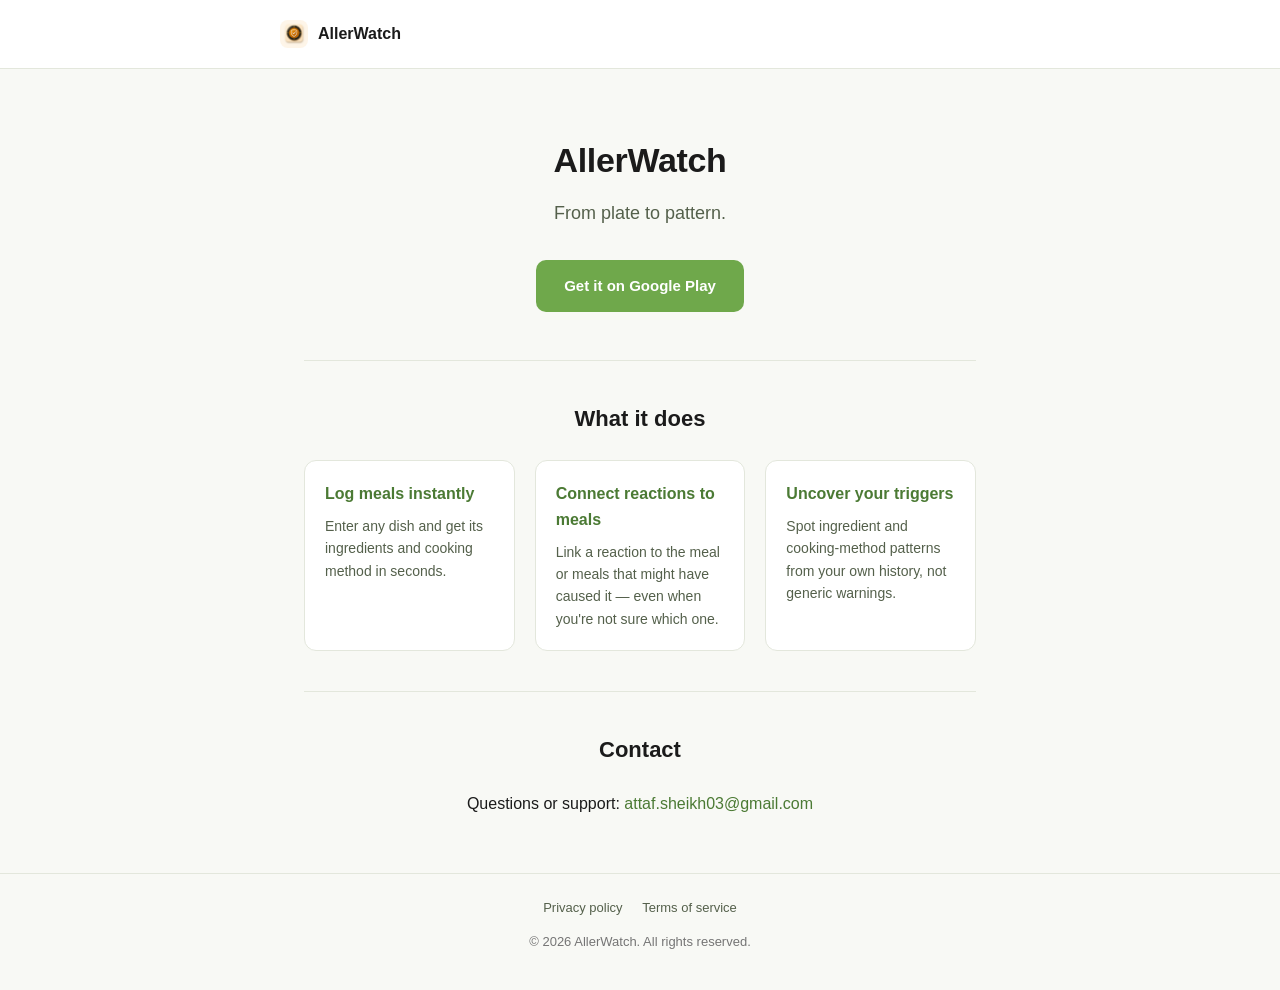
<file: index.html>
<!DOCTYPE html>
<html lang="en">
<head>
<meta charset="UTF-8">
<meta name="viewport" content="width=device-width, initial-scale=1">
<title>AllerWatch — From plate to pattern</title>
<meta name="description" content="Log meals instantly, connect them with reactions, and uncover possible triggers from your own history.">
<link rel="stylesheet" href="styles.css">
</head>
<body>

<header>
  <div class="header-inner">
    <img class="logo-mark" src="assets/logo.png" alt="AllerWatch logo">
    <span class="brand-name">AllerWatch</span>
  </div>
</header>

<main>
  <section class="hero" style="border-top: none;">
    <h1>AllerWatch</h1>
    <p class="tagline">From plate to pattern.</p>
    <a class="cta-button" href="https://play.google.com/store/apps/details?id=com.allerwatch.app">Get it on Google Play</a>
  </section>

  <section>
    <h2>What it does</h2>
    <div class="features">
      <div class="feature-card">
        <h3>Log meals instantly</h3>
        <p>Enter any dish and get its ingredients and cooking method in seconds.</p>
      </div>
      <div class="feature-card">
        <h3>Connect reactions to meals</h3>
        <p>Link a reaction to the meal or meals that might have caused it — even when you're not sure which one.</p>
      </div>
      <div class="feature-card">
        <h3>Uncover your triggers</h3>
        <p>Spot ingredient and cooking-method patterns from your own history, not generic warnings.</p>
      </div>
    </div>
  </section>

  <section class="contact">
    <h2>Contact</h2>
    <p>Questions or support: <a href="mailto:attaf.sheikh03@gmail.com">attaf.sheikh03@gmail.com</a></p>
  </section>
</main>

<footer>
  <div class="footer-inner">
    <div class="footer-links">
      <a href="privacy.html">Privacy policy</a>
      <a href="terms.html">Terms of service</a>
    </div>
    <p>&copy; 2026 AllerWatch. All rights reserved.</p>
  </div>
</footer>

</body>
</html>
</file>
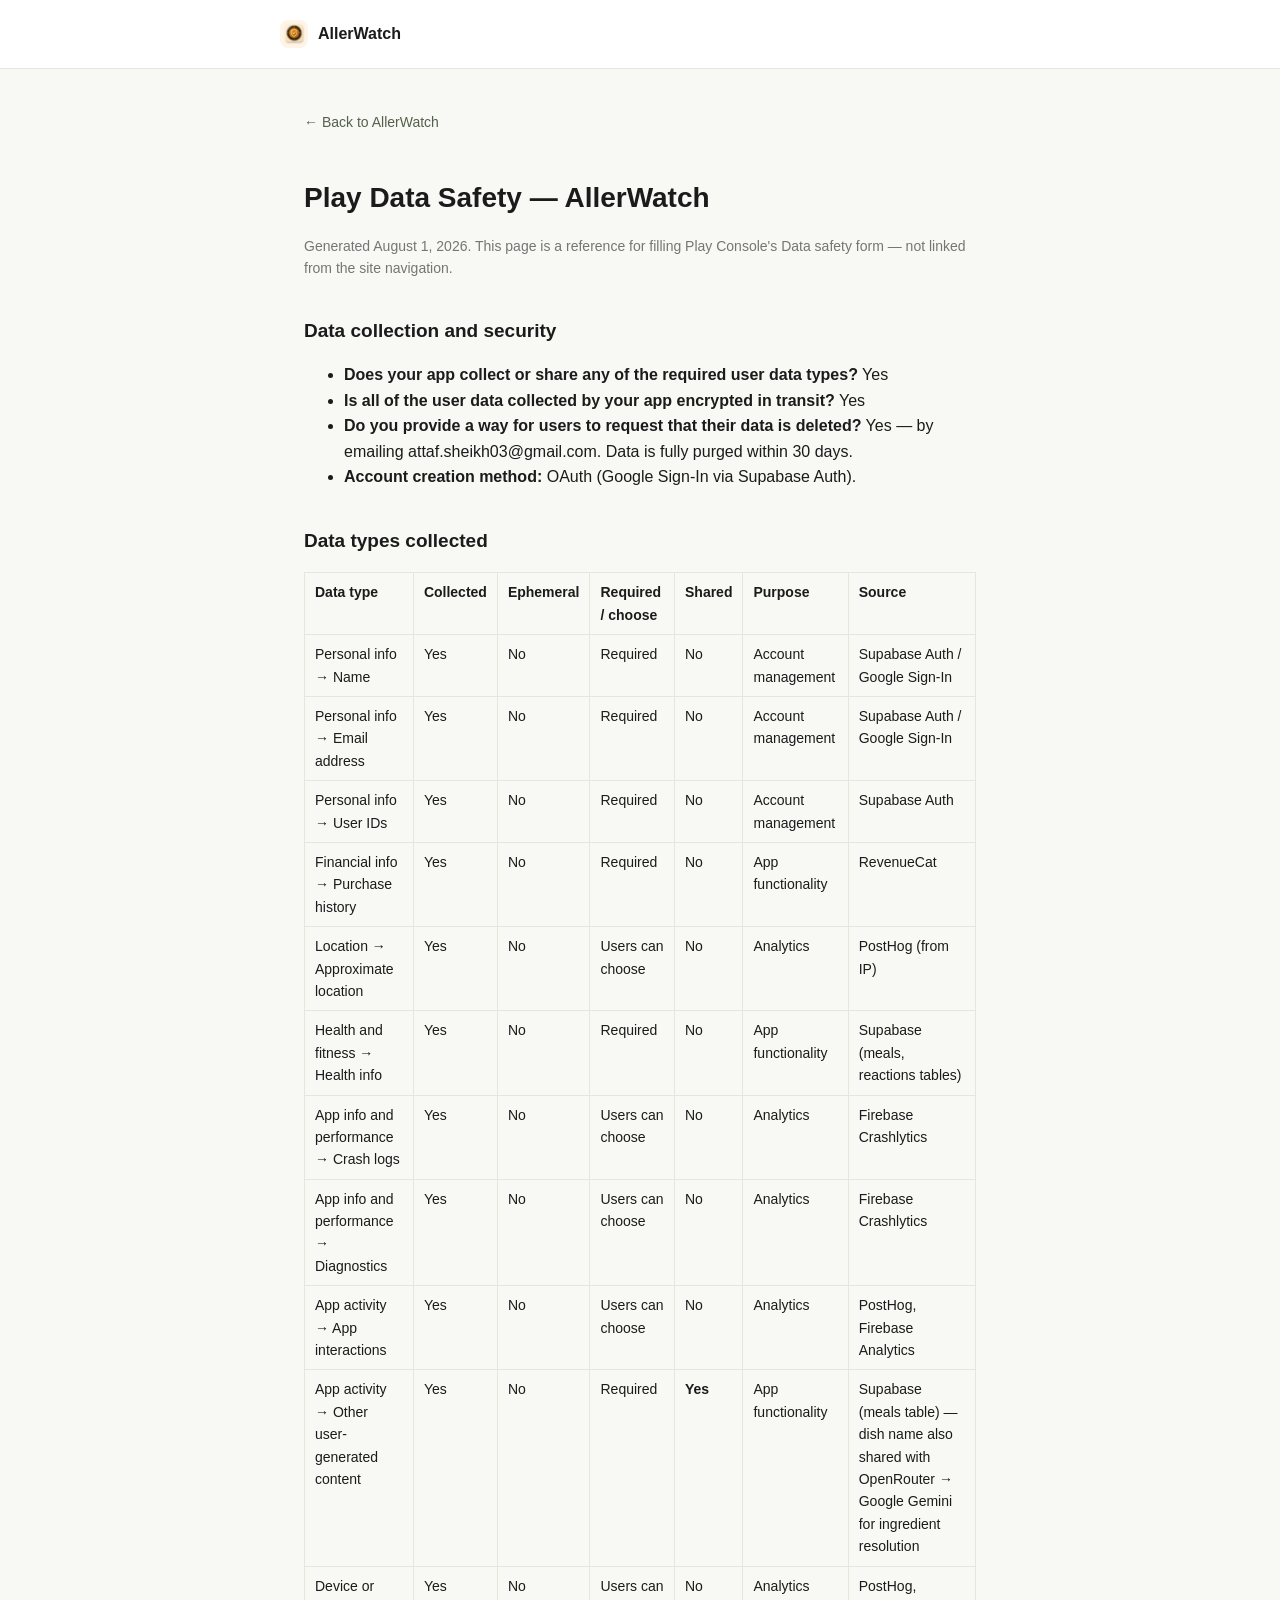
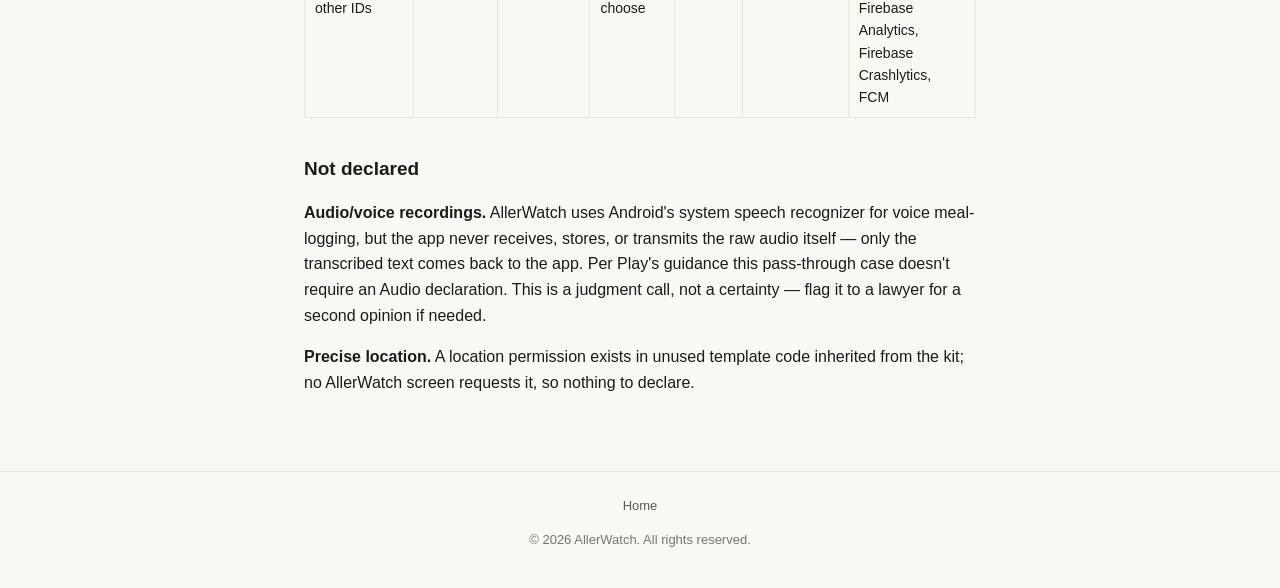
<file: data-safety.html>
<!DOCTYPE html>
<html lang="en">
<head>
<meta charset="UTF-8">
<meta name="viewport" content="width=device-width, initial-scale=1">
<title>Data Safety — AllerWatch</title>
<meta name="robots" content="noindex">
<link rel="stylesheet" href="styles.css">
</head>
<body class="legal-page">

<header>
  <div class="header-inner">
    <img class="logo-mark" src="assets/logo.png" alt="AllerWatch logo">
    <span class="brand-name">AllerWatch</span>
  </div>
</header>

<main>
<a class="back-link" href="index.html">&larr; Back to AllerWatch</a>

<h1>Play Data Safety — AllerWatch</h1>
<p class="updated">Generated August 1, 2026. This page is a reference for filling Play Console's Data safety form — not linked from the site navigation.</p>

<h2>Data collection and security</h2>
<ul>
<li><strong>Does your app collect or share any of the required user data types?</strong> Yes</li>
<li><strong>Is all of the user data collected by your app encrypted in transit?</strong> Yes</li>
<li><strong>Do you provide a way for users to request that their data is deleted?</strong> Yes — by emailing attaf.sheikh03@gmail.com. Data is fully purged within 30 days.</li>
<li><strong>Account creation method:</strong> OAuth (Google Sign-In via Supabase Auth).</li>
</ul>

<h2>Data types collected</h2>
<table>
<tr><th>Data type</th><th>Collected</th><th>Ephemeral</th><th>Required / choose</th><th>Shared</th><th>Purpose</th><th>Source</th></tr>
<tr><td>Personal info → Name</td><td>Yes</td><td>No</td><td>Required</td><td>No</td><td>Account management</td><td>Supabase Auth / Google Sign-In</td></tr>
<tr><td>Personal info → Email address</td><td>Yes</td><td>No</td><td>Required</td><td>No</td><td>Account management</td><td>Supabase Auth / Google Sign-In</td></tr>
<tr><td>Personal info → User IDs</td><td>Yes</td><td>No</td><td>Required</td><td>No</td><td>Account management</td><td>Supabase Auth</td></tr>
<tr><td>Financial info → Purchase history</td><td>Yes</td><td>No</td><td>Required</td><td>No</td><td>App functionality</td><td>RevenueCat</td></tr>
<tr><td>Location → Approximate location</td><td>Yes</td><td>No</td><td>Users can choose</td><td>No</td><td>Analytics</td><td>PostHog (from IP)</td></tr>
<tr><td>Health and fitness → Health info</td><td>Yes</td><td>No</td><td>Required</td><td>No</td><td>App functionality</td><td>Supabase (meals, reactions tables)</td></tr>
<tr><td>App info and performance → Crash logs</td><td>Yes</td><td>No</td><td>Users can choose</td><td>No</td><td>Analytics</td><td>Firebase Crashlytics</td></tr>
<tr><td>App info and performance → Diagnostics</td><td>Yes</td><td>No</td><td>Users can choose</td><td>No</td><td>Analytics</td><td>Firebase Crashlytics</td></tr>
<tr><td>App activity → App interactions</td><td>Yes</td><td>No</td><td>Users can choose</td><td>No</td><td>Analytics</td><td>PostHog, Firebase Analytics</td></tr>
<tr><td>App activity → Other user-generated content</td><td>Yes</td><td>No</td><td>Required</td><td><strong>Yes</strong></td><td>App functionality</td><td>Supabase (meals table) — dish name also shared with OpenRouter → Google Gemini for ingredient resolution</td></tr>
<tr><td>Device or other IDs</td><td>Yes</td><td>No</td><td>Users can choose</td><td>No</td><td>Analytics</td><td>PostHog, Firebase Analytics, Firebase Crashlytics, FCM</td></tr>
</table>

<h2>Not declared</h2>
<p><strong>Audio/voice recordings.</strong> AllerWatch uses Android's system speech recognizer for
voice meal-logging, but the app never receives, stores, or transmits the raw audio itself —
only the transcribed text comes back to the app. Per Play's guidance this pass-through case
doesn't require an Audio declaration. This is a judgment call, not a certainty — flag it to a
lawyer for a second opinion if needed.</p>

<p><strong>Precise location.</strong> A location permission exists in unused template code
inherited from the kit; no AllerWatch screen requests it, so nothing to declare.</p>
</main>

<footer>
  <div class="footer-inner">
    <div class="footer-links">
      <a href="index.html">Home</a>
    </div>
    <p>&copy; 2026 AllerWatch. All rights reserved.</p>
  </div>
</footer>

</body>
</html>
</file>
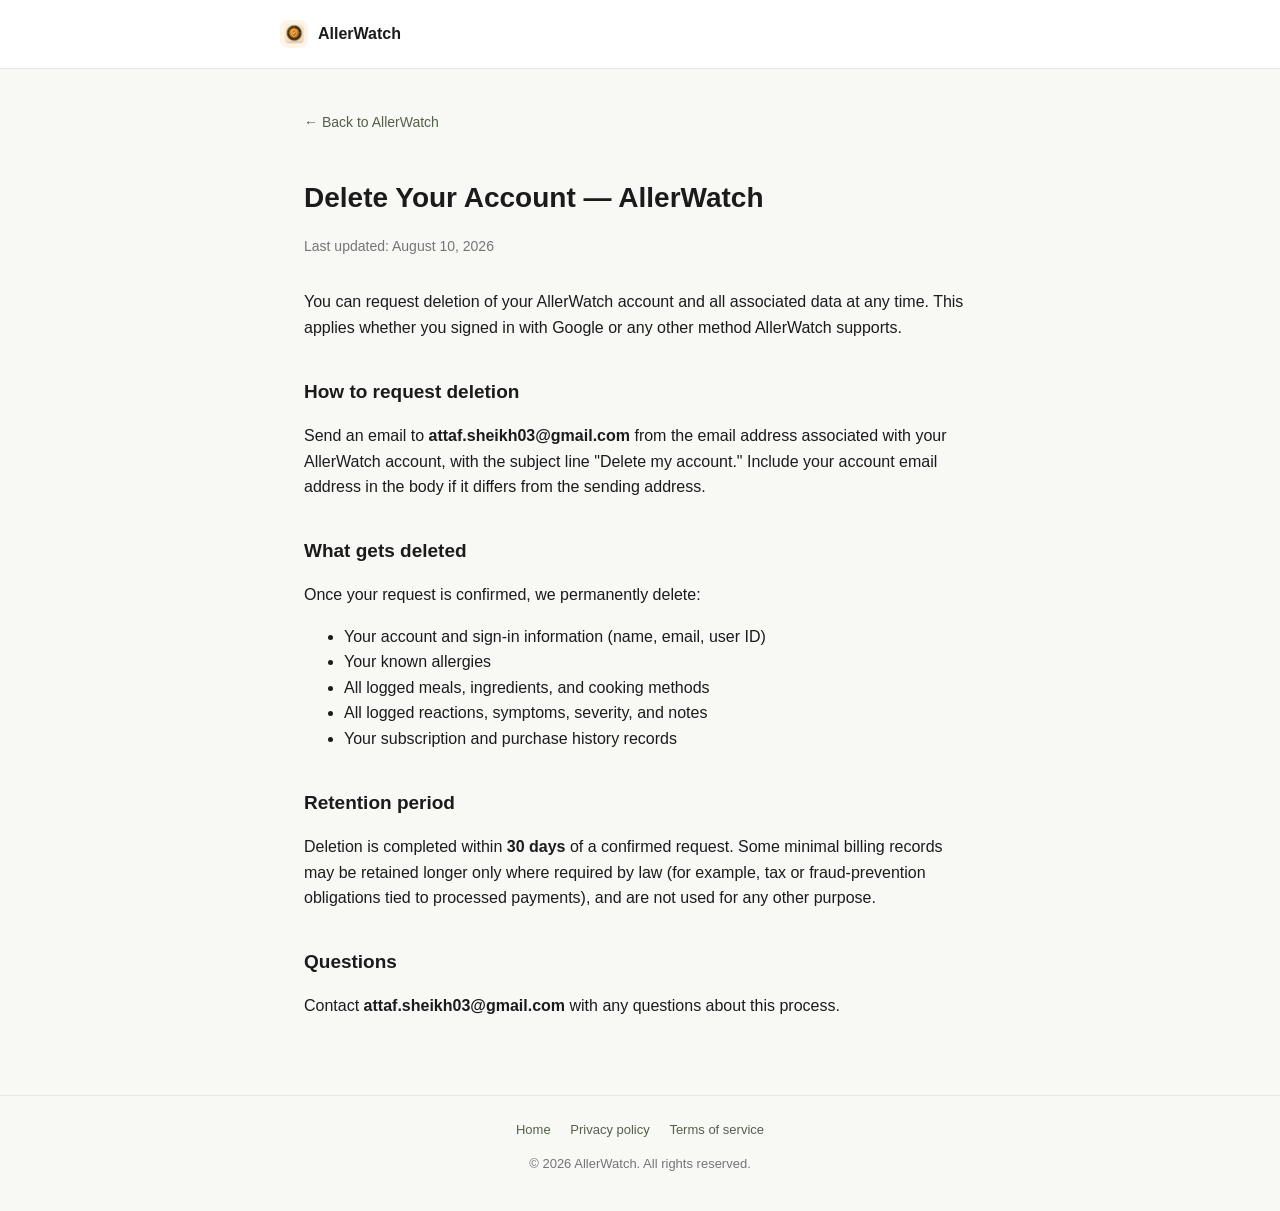
<file: delete-account.html>
<!DOCTYPE html>
<html lang="en">
<head>
<meta charset="UTF-8">
<meta name="viewport" content="width=device-width, initial-scale=1">
<title>Delete Your Account — AllerWatch</title>
<link rel="stylesheet" href="styles.css">
</head>
<body class="legal-page">

<header>
  <div class="header-inner">
    <img class="logo-mark" src="assets/logo.png" alt="AllerWatch logo">
    <span class="brand-name">AllerWatch</span>
  </div>
</header>

<main>
<a class="back-link" href="index.html">&larr; Back to AllerWatch</a>

<h1>Delete Your Account — AllerWatch</h1>
<p class="updated">Last updated: August 10, 2026</p>

<p>You can request deletion of your AllerWatch account and all associated data at any time.
This applies whether you signed in with Google or any other method AllerWatch supports.</p>

<h2>How to request deletion</h2>
<p>Send an email to <strong>attaf.sheikh03@gmail.com</strong> from the email address associated
with your AllerWatch account, with the subject line "Delete my account." Include your account
email address in the body if it differs from the sending address.</p>

<h2>What gets deleted</h2>
<p>Once your request is confirmed, we permanently delete:</p>
<ul>
<li>Your account and sign-in information (name, email, user ID)</li>
<li>Your known allergies</li>
<li>All logged meals, ingredients, and cooking methods</li>
<li>All logged reactions, symptoms, severity, and notes</li>
<li>Your subscription and purchase history records</li>
</ul>

<h2>Retention period</h2>
<p>Deletion is completed within <strong>30 days</strong> of a confirmed request. Some minimal
billing records may be retained longer only where required by law (for example, tax or
fraud-prevention obligations tied to processed payments), and are not used for any other
purpose.</p>

<h2>Questions</h2>
<p>Contact <strong>attaf.sheikh03@gmail.com</strong> with any questions about this process.</p>
</main>

<footer>
  <div class="footer-inner">
    <div class="footer-links">
      <a href="index.html">Home</a>
      <a href="privacy.html">Privacy policy</a>
      <a href="terms.html">Terms of service</a>
    </div>
    <p>&copy; 2026 AllerWatch. All rights reserved.</p>
  </div>
</footer>

</body>
</html>
</file>
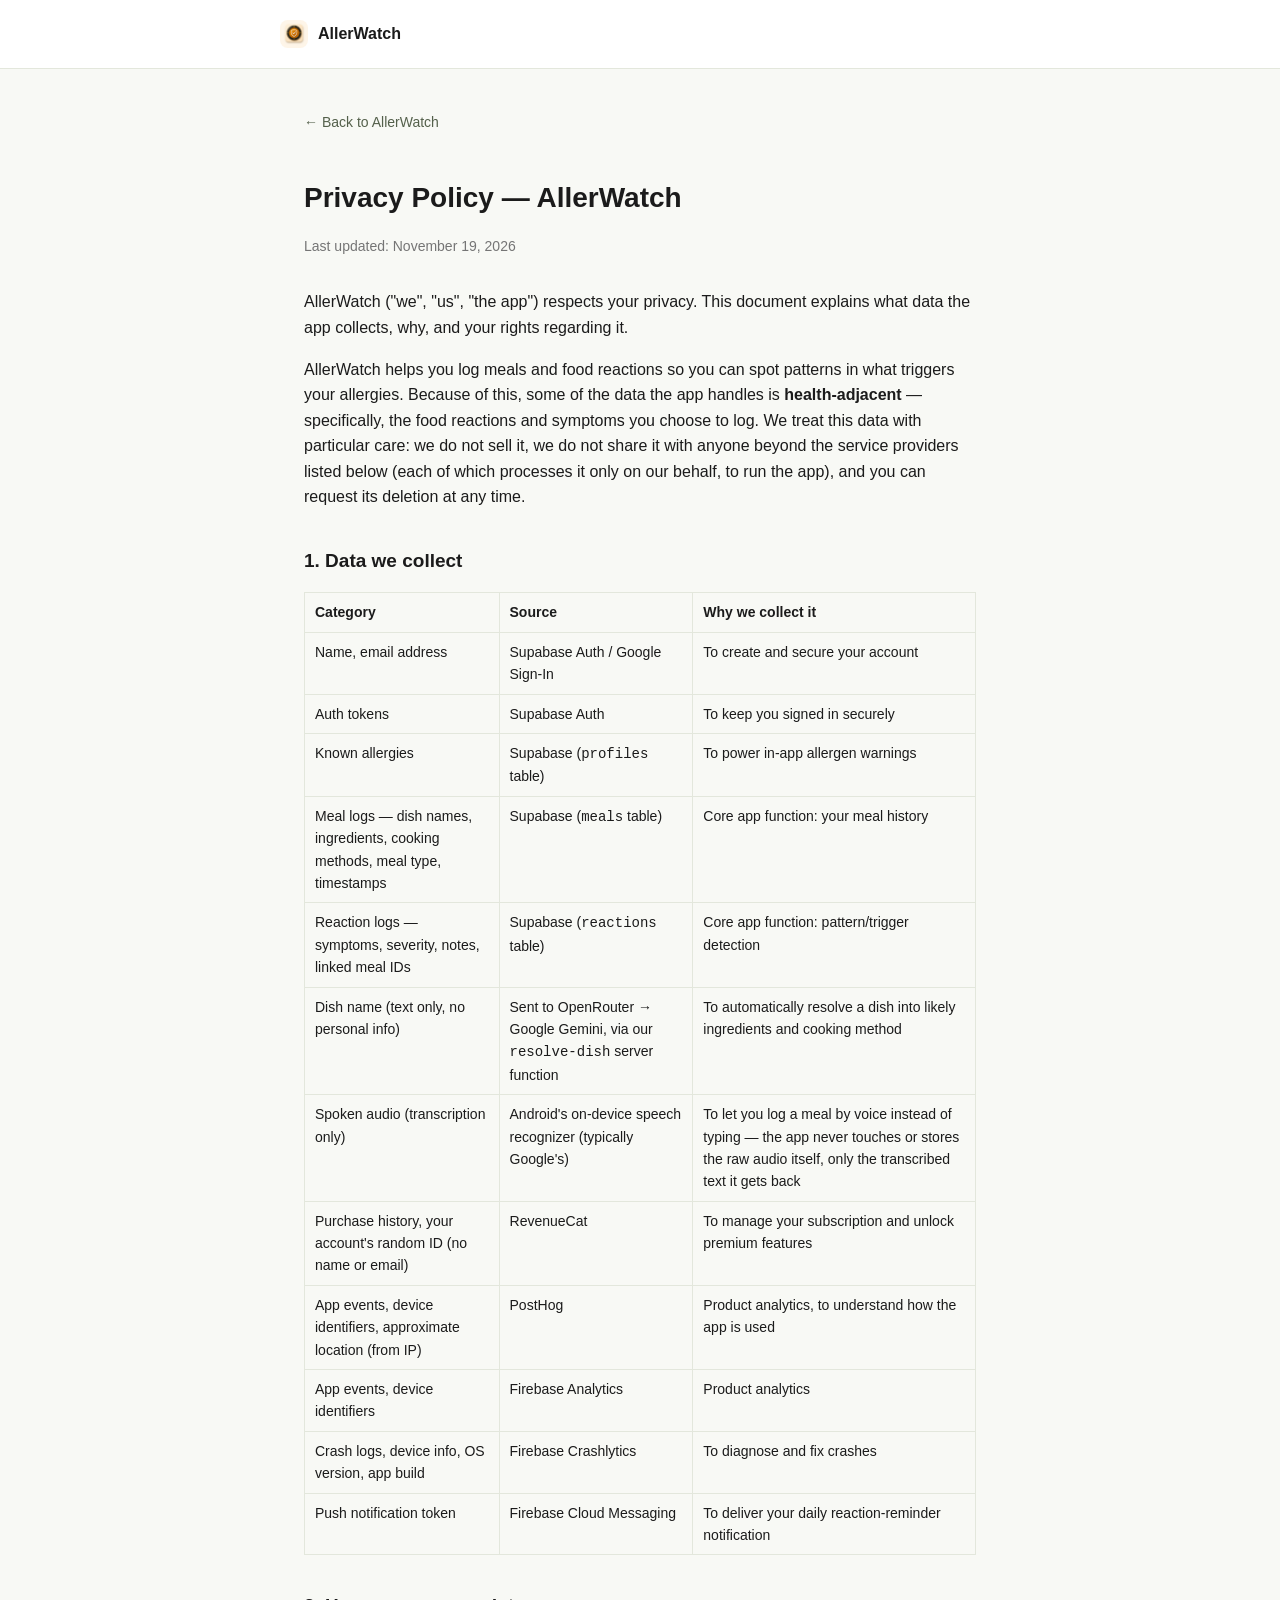
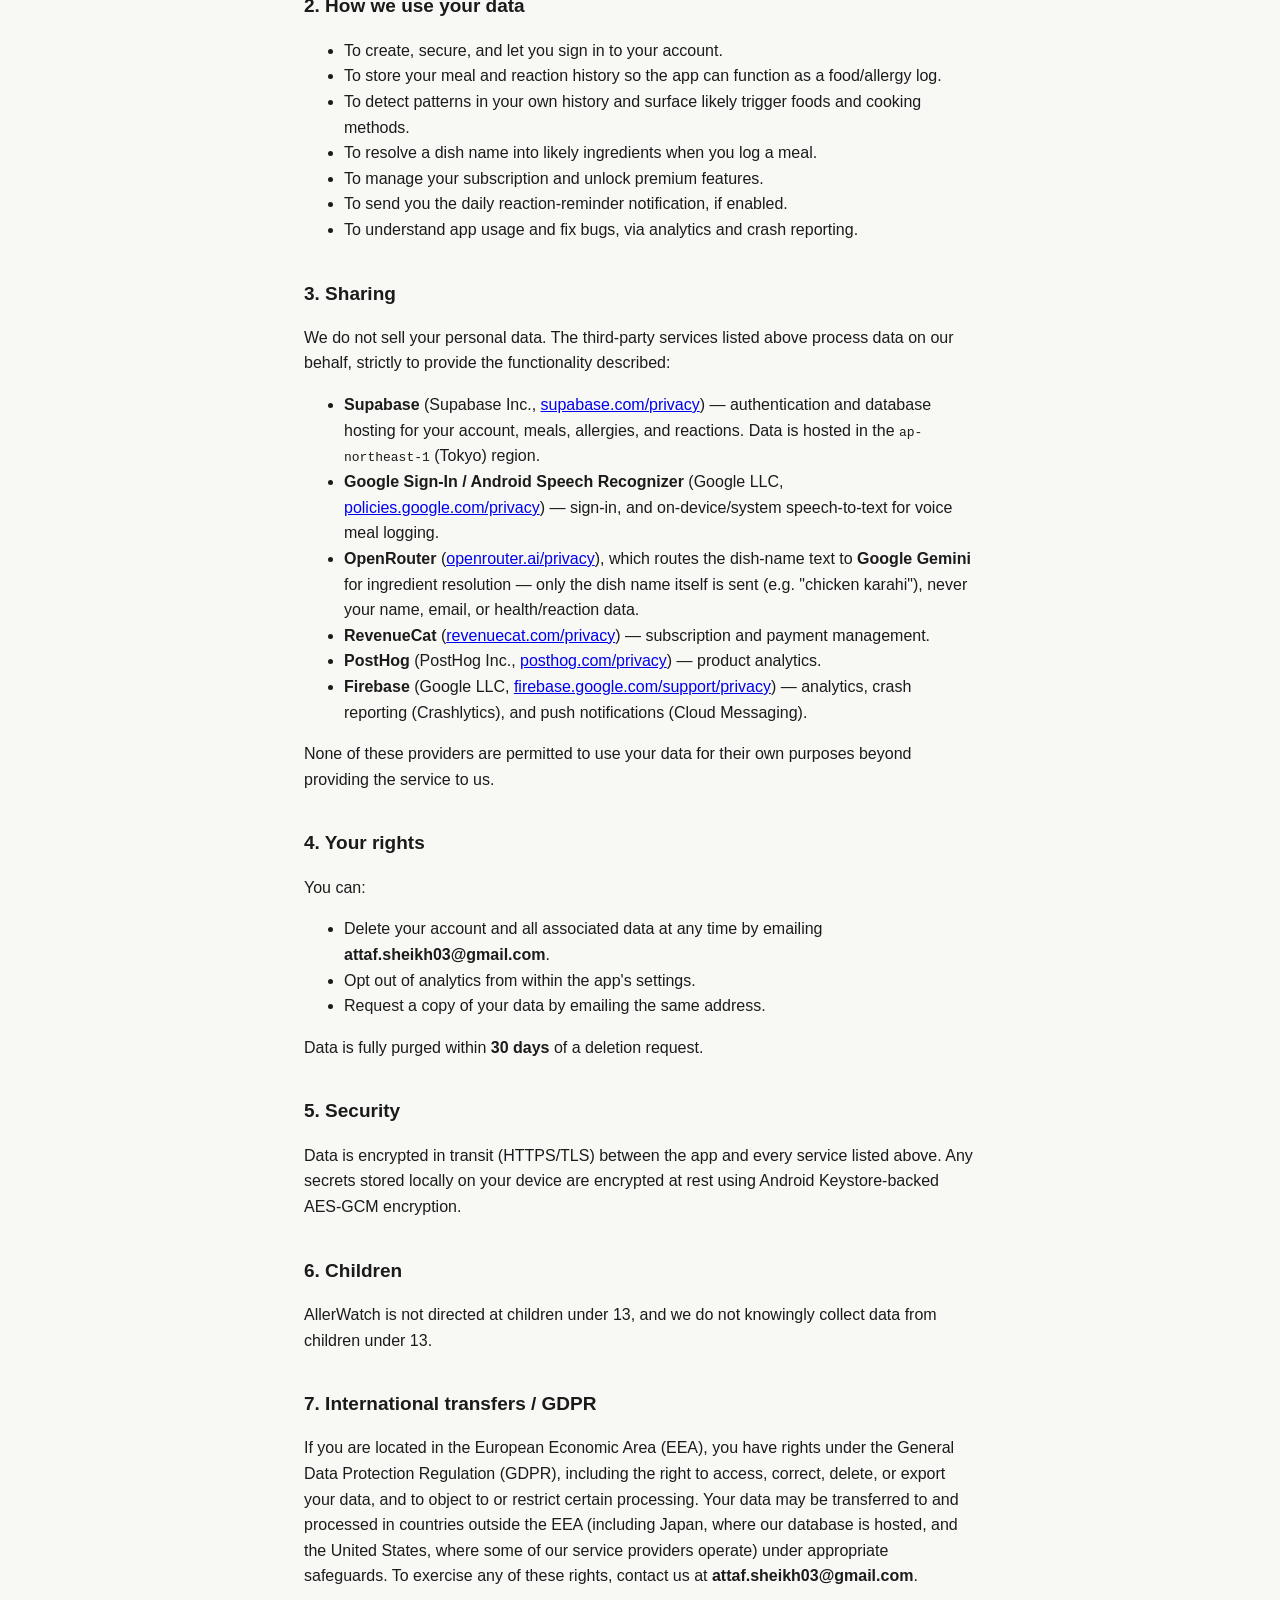
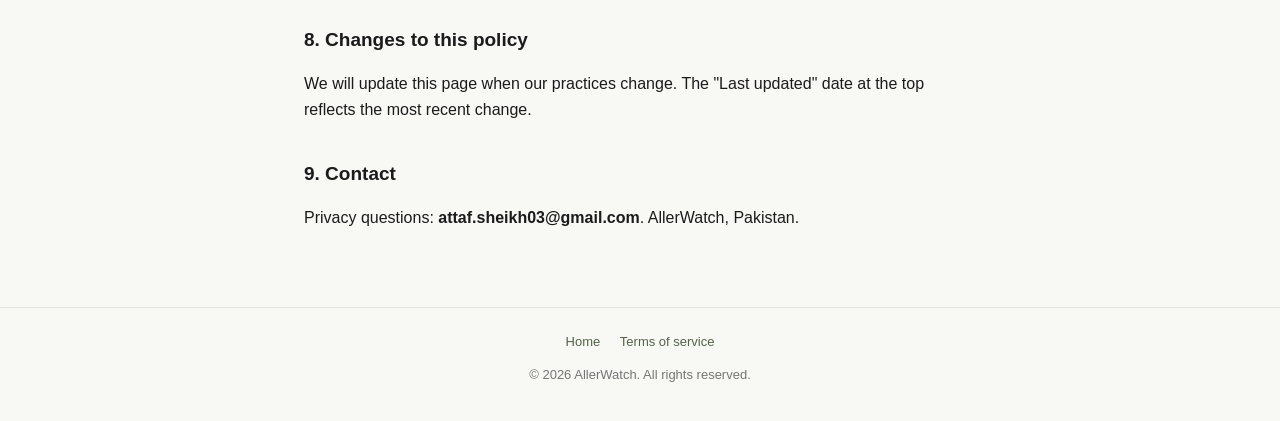
<file: privacy.html>
<!DOCTYPE html>
<html lang="en">
<head>
<meta charset="UTF-8">
<meta name="viewport" content="width=device-width, initial-scale=1">
<title>Privacy Policy — AllerWatch</title>
<link rel="stylesheet" href="styles.css">
</head>
<body class="legal-page">

<header>
  <div class="header-inner">
    <img class="logo-mark" src="assets/logo.png" alt="AllerWatch logo">
    <span class="brand-name">AllerWatch</span>
  </div>
</header>

<main>
<a class="back-link" href="index.html">&larr; Back to AllerWatch</a>

<h1>Privacy Policy — AllerWatch</h1>
<p class="updated">Last updated: November 19, 2026</p>

<p>AllerWatch ("we", "us", "the app") respects your privacy. This document explains what data
the app collects, why, and your rights regarding it.</p>

<p>AllerWatch helps you log meals and food reactions so you can spot patterns in what triggers
your allergies. Because of this, some of the data the app handles is <strong>health-adjacent</strong>
— specifically, the food reactions and symptoms you choose to log. We treat this data with
particular care: we do not sell it, we do not share it with anyone beyond the service
providers listed below (each of which processes it only on our behalf, to run the app), and
you can request its deletion at any time.</p>

<h2>1. Data we collect</h2>
<table>
<tr><th>Category</th><th>Source</th><th>Why we collect it</th></tr>
<tr><td>Name, email address</td><td>Supabase Auth / Google Sign-In</td><td>To create and secure your account</td></tr>
<tr><td>Auth tokens</td><td>Supabase Auth</td><td>To keep you signed in securely</td></tr>
<tr><td>Known allergies</td><td>Supabase (<code>profiles</code> table)</td><td>To power in-app allergen warnings</td></tr>
<tr><td>Meal logs — dish names, ingredients, cooking methods, meal type, timestamps</td><td>Supabase (<code>meals</code> table)</td><td>Core app function: your meal history</td></tr>
<tr><td>Reaction logs — symptoms, severity, notes, linked meal IDs</td><td>Supabase (<code>reactions</code> table)</td><td>Core app function: pattern/trigger detection</td></tr>
<tr><td>Dish name (text only, no personal info)</td><td>Sent to OpenRouter → Google Gemini, via our <code>resolve-dish</code> server function</td><td>To automatically resolve a dish into likely ingredients and cooking method</td></tr>
<tr><td>Spoken audio (transcription only)</td><td>Android's on-device speech recognizer (typically Google's)</td><td>To let you log a meal by voice instead of typing — the app never touches or stores the raw audio itself, only the transcribed text it gets back</td></tr>
<tr><td>Purchase history, your account's random ID (no name or email)</td><td>RevenueCat</td><td>To manage your subscription and unlock premium features</td></tr>
<tr><td>App events, device identifiers, approximate location (from IP)</td><td>PostHog</td><td>Product analytics, to understand how the app is used</td></tr>
<tr><td>App events, device identifiers</td><td>Firebase Analytics</td><td>Product analytics</td></tr>
<tr><td>Crash logs, device info, OS version, app build</td><td>Firebase Crashlytics</td><td>To diagnose and fix crashes</td></tr>
<tr><td>Push notification token</td><td>Firebase Cloud Messaging</td><td>To deliver your daily reaction-reminder notification</td></tr>
</table>

<h2>2. How we use your data</h2>
<ul>
<li>To create, secure, and let you sign in to your account.</li>
<li>To store your meal and reaction history so the app can function as a food/allergy log.</li>
<li>To detect patterns in your own history and surface likely trigger foods and cooking methods.</li>
<li>To resolve a dish name into likely ingredients when you log a meal.</li>
<li>To manage your subscription and unlock premium features.</li>
<li>To send you the daily reaction-reminder notification, if enabled.</li>
<li>To understand app usage and fix bugs, via analytics and crash reporting.</li>
</ul>

<h2>3. Sharing</h2>
<p>We do not sell your personal data. The third-party services listed above process data on our
behalf, strictly to provide the functionality described:</p>
<ul>
<li><strong>Supabase</strong> (Supabase Inc., <a href="https://supabase.com/privacy">supabase.com/privacy</a>) — authentication and database hosting for your account, meals, allergies, and reactions. Data is hosted in the <code>ap-northeast-1</code> (Tokyo) region.</li>
<li><strong>Google Sign-In / Android Speech Recognizer</strong> (Google LLC, <a href="https://policies.google.com/privacy">policies.google.com/privacy</a>) — sign-in, and on-device/system speech-to-text for voice meal logging.</li>
<li><strong>OpenRouter</strong> (<a href="https://openrouter.ai/privacy">openrouter.ai/privacy</a>), which routes the dish-name text to <strong>Google Gemini</strong> for ingredient resolution — only the dish name itself is sent (e.g. "chicken karahi"), never your name, email, or health/reaction data.</li>
<li><strong>RevenueCat</strong> (<a href="https://www.revenuecat.com/privacy">revenuecat.com/privacy</a>) — subscription and payment management.</li>
<li><strong>PostHog</strong> (PostHog Inc., <a href="https://posthog.com/privacy">posthog.com/privacy</a>) — product analytics.</li>
<li><strong>Firebase</strong> (Google LLC, <a href="https://firebase.google.com/support/privacy">firebase.google.com/support/privacy</a>) — analytics, crash reporting (Crashlytics), and push notifications (Cloud Messaging).</li>
</ul>
<p>None of these providers are permitted to use your data for their own purposes beyond
providing the service to us.</p>

<h2>4. Your rights</h2>
<p>You can:</p>
<ul>
<li>Delete your account and all associated data at any time by emailing <strong>attaf.sheikh03@gmail.com</strong>.</li>
<li>Opt out of analytics from within the app's settings.</li>
<li>Request a copy of your data by emailing the same address.</li>
</ul>
<p>Data is fully purged within <strong>30 days</strong> of a deletion request.</p>

<h2>5. Security</h2>
<p>Data is encrypted in transit (HTTPS/TLS) between the app and every service listed above.
Any secrets stored locally on your device are encrypted at rest using Android
Keystore-backed AES-GCM encryption.</p>

<h2>6. Children</h2>
<p>AllerWatch is not directed at children under 13, and we do not knowingly collect data
from children under 13.</p>

<h2>7. International transfers / GDPR</h2>
<p>If you are located in the European Economic Area (EEA), you have rights under the
General Data Protection Regulation (GDPR), including the right to access, correct, delete,
or export your data, and to object to or restrict certain processing. Your data may be
transferred to and processed in countries outside the EEA (including Japan, where our
database is hosted, and the United States, where some of our service providers operate)
under appropriate safeguards. To exercise any of these rights, contact us at
<strong>attaf.sheikh03@gmail.com</strong>.</p>

<h2>8. Changes to this policy</h2>
<p>We will update this page when our practices change. The "Last updated" date at the top
reflects the most recent change.</p>

<h2>9. Contact</h2>
<p>Privacy questions: <strong>attaf.sheikh03@gmail.com</strong>. AllerWatch, Pakistan.</p>
</main>

<footer>
  <div class="footer-inner">
    <div class="footer-links">
      <a href="index.html">Home</a>
      <a href="terms.html">Terms of service</a>
    </div>
    <p>&copy; 2026 AllerWatch. All rights reserved.</p>
  </div>
</footer>

</body>
</html>
</file>
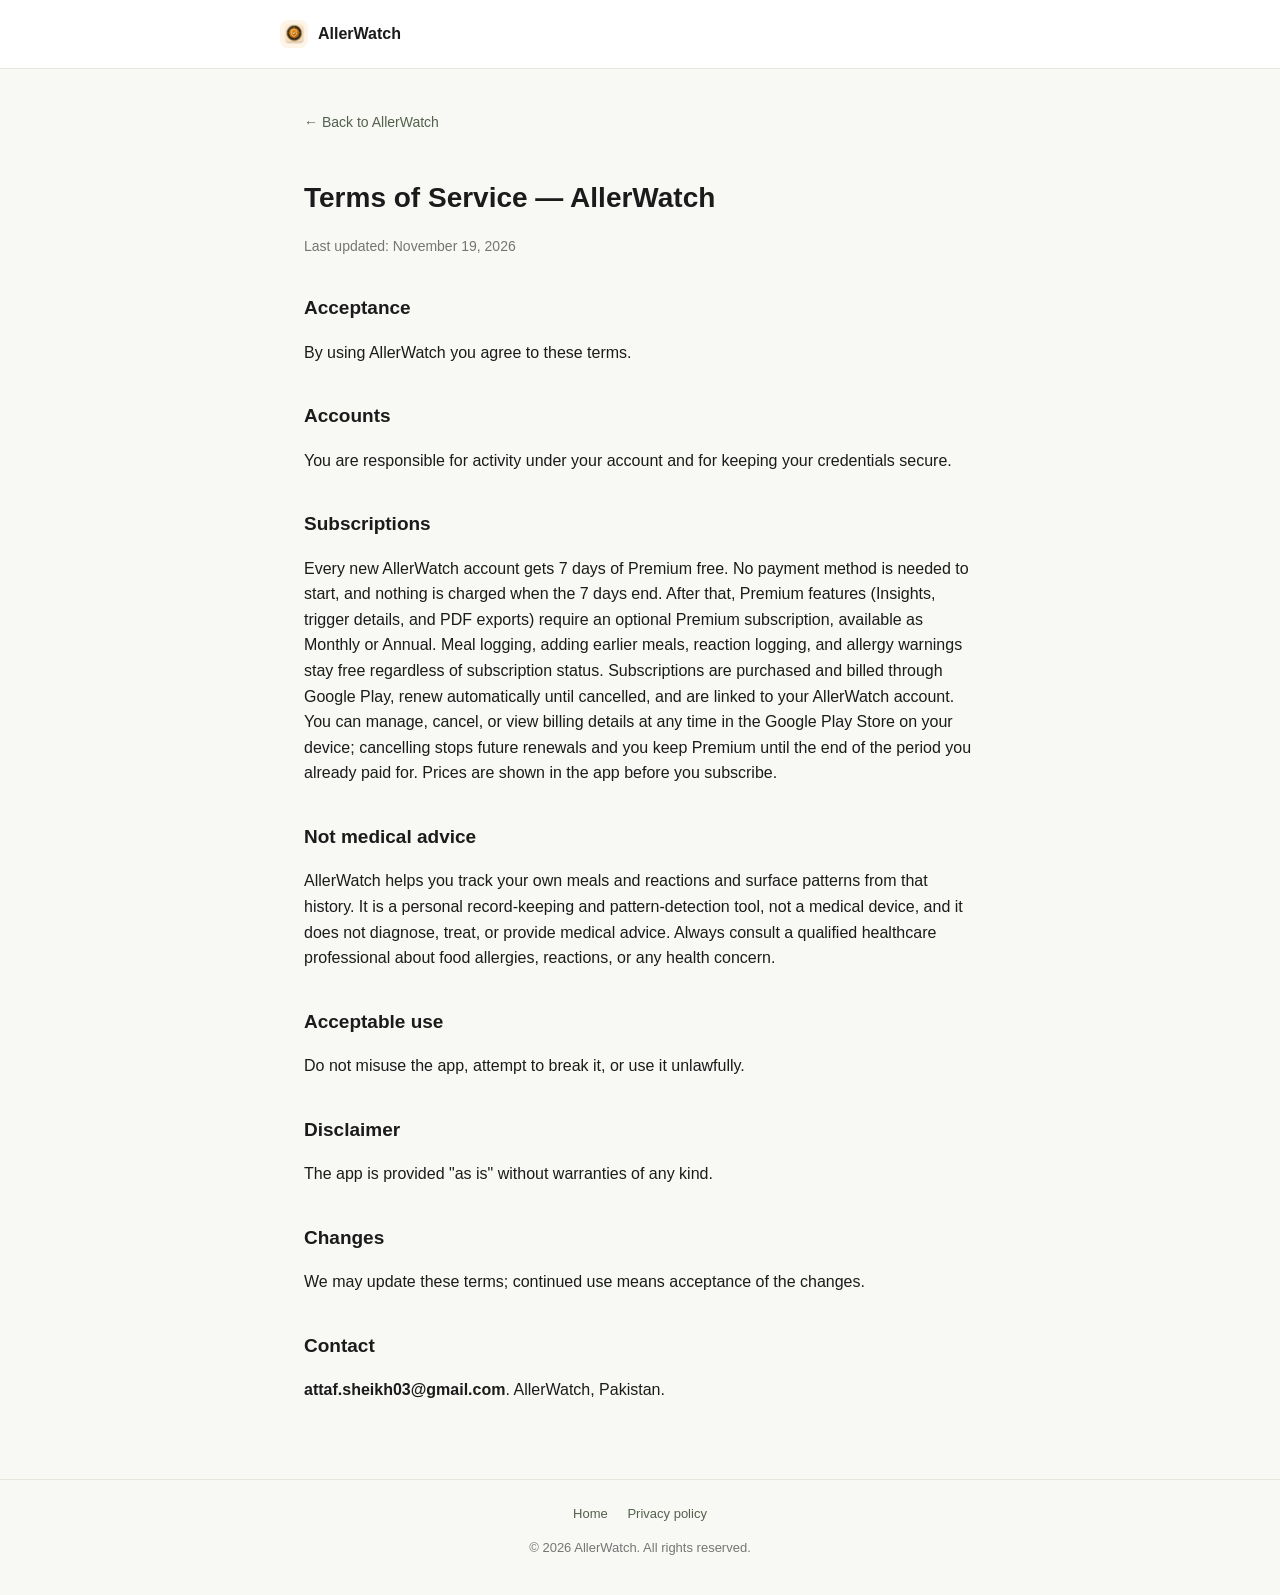
<file: terms.html>
<!DOCTYPE html>
<html lang="en">
<head>
<meta charset="UTF-8">
<meta name="viewport" content="width=device-width, initial-scale=1">
<title>Terms of Service — AllerWatch</title>
<link rel="stylesheet" href="styles.css">
</head>
<body class="legal-page">

<header>
  <div class="header-inner">
    <img class="logo-mark" src="assets/logo.png" alt="AllerWatch logo">
    <span class="brand-name">AllerWatch</span>
  </div>
</header>

<main>
<a class="back-link" href="index.html">&larr; Back to AllerWatch</a>

<h1>Terms of Service — AllerWatch</h1>
<p class="updated">Last updated: November 19, 2026</p>

<h2>Acceptance</h2>
<p>By using AllerWatch you agree to these terms.</p>

<h2>Accounts</h2>
<p>You are responsible for activity under your account and for keeping your credentials
secure.</p>

<h2>Subscriptions</h2>
<p>Every new AllerWatch account gets 7 days of Premium free. No payment method is needed to
start, and nothing is charged when the 7 days end. After that, Premium features (Insights,
trigger details, and PDF exports) require an optional Premium subscription, available as
Monthly or Annual. Meal logging, adding earlier meals, reaction logging, and allergy
warnings stay free regardless of subscription status. Subscriptions are purchased and
billed through Google Play, renew automatically until cancelled, and are linked to your
AllerWatch account. You can manage, cancel, or view billing details at any time in the
Google Play Store on your device; cancelling stops future renewals and you keep Premium
until the end of the period you already paid for. Prices are shown in the app before you
subscribe.</p>

<h2>Not medical advice</h2>
<p>AllerWatch helps you track your own meals and reactions and surface patterns from that
history. It is a personal record-keeping and pattern-detection tool, not a medical device,
and it does not diagnose, treat, or provide medical advice. Always consult a qualified
healthcare professional about food allergies, reactions, or any health concern.</p>

<h2>Acceptable use</h2>
<p>Do not misuse the app, attempt to break it, or use it unlawfully.</p>

<h2>Disclaimer</h2>
<p>The app is provided "as is" without warranties of any kind.</p>

<h2>Changes</h2>
<p>We may update these terms; continued use means acceptance of the changes.</p>

<h2>Contact</h2>
<p><strong>attaf.sheikh03@gmail.com</strong>. AllerWatch, Pakistan.</p>
</main>

<footer>
  <div class="footer-inner">
    <div class="footer-links">
      <a href="index.html">Home</a>
      <a href="privacy.html">Privacy policy</a>
    </div>
    <p>&copy; 2026 AllerWatch. All rights reserved.</p>
  </div>
</footer>

</body>
</html>
</file>
<file: styles.css>
:root {
  --accent: #6FA84B;
  --accent-dark: #4B7A34;
  --ink: #1B1B1B;
  --ink-soft: #54604B;
  --muted: #757575;
  --line: #E3E7DC;
  --bg: #F8F9F5;
  --white: #FFFFFF;
}

* {
  box-sizing: border-box;
}

body {
  margin: 0;
  background: var(--bg);
  color: var(--ink);
  font-family: -apple-system, BlinkMacSystemFont, "Segoe UI", Roboto, Helvetica, Arial, sans-serif;
  line-height: 1.6;
}

header {
  padding: 20px 24px;
  border-bottom: 1px solid var(--line);
  background: var(--white);
}

.header-inner {
  max-width: 720px;
  margin: 0 auto;
  display: flex;
  align-items: center;
  gap: 10px;
}

.logo-mark {
  width: 28px;
  height: 28px;
  border-radius: 8px;
  object-fit: cover;
}

.brand-name {
  font-weight: 600;
  font-size: 16px;
}

main {
  max-width: 720px;
  margin: 0 auto;
  padding: 0 24px;
}

.hero {
  padding: 64px 0 48px;
  text-align: center;
}

.hero h1 {
  font-size: 34px;
  margin: 0 0 12px;
  letter-spacing: -0.01em;
}

.hero p.tagline {
  font-size: 18px;
  color: var(--ink-soft);
  margin: 0 0 32px;
}

.cta-button {
  display: inline-block;
  background: var(--accent);
  color: var(--white);
  text-decoration: none;
  font-weight: 600;
  font-size: 15px;
  padding: 14px 28px;
  border-radius: 10px;
}

.cta-button:hover {
  background: var(--accent-dark);
}

section {
  padding: 40px 0;
  border-top: 1px solid var(--line);
}

section h2 {
  font-size: 22px;
  margin: 0 0 24px;
  text-align: center;
}

.features {
  display: grid;
  grid-template-columns: repeat(auto-fit, minmax(200px, 1fr));
  gap: 20px;
}

.feature-card {
  background: var(--white);
  border: 1px solid var(--line);
  border-radius: 12px;
  padding: 20px;
}

.feature-card h3 {
  font-size: 16px;
  margin: 0 0 8px;
  color: var(--accent-dark);
}

.feature-card p {
  margin: 0;
  font-size: 14px;
  color: var(--ink-soft);
}

.contact {
  text-align: center;
}

.contact a {
  color: var(--accent-dark);
  font-weight: 500;
  text-decoration: none;
}

.contact a:hover {
  text-decoration: underline;
}

footer {
  border-top: 1px solid var(--line);
  padding: 24px;
  text-align: center;
}

.footer-inner {
  max-width: 720px;
  margin: 0 auto;
  font-size: 13px;
  color: var(--muted);
}

.footer-links {
  margin-bottom: 8px;
}

.footer-links a {
  color: var(--ink-soft);
  text-decoration: none;
  margin: 0 8px;
}

.footer-links a:hover {
  text-decoration: underline;
}

.legal-page main {
  padding-top: 40px;
  padding-bottom: 60px;
}

.legal-page h1 {
  font-size: 28px;
  margin-bottom: 4px;
}

.legal-page .updated {
  color: var(--muted);
  font-size: 14px;
  margin-bottom: 32px;
}

.legal-page h2 {
  font-size: 19px;
  margin-top: 36px;
  text-align: left;
}

.legal-page table {
  border-collapse: collapse;
  width: 100%;
  margin: 16px 0;
  font-size: 14px;
}

.legal-page th, .legal-page td {
  border: 1px solid var(--line);
  padding: 8px 10px;
  text-align: left;
  vertical-align: top;
}

.legal-page th {
  background: var(--bg);
}

.back-link {
  display: inline-block;
  margin-bottom: 24px;
  color: var(--ink-soft);
  text-decoration: none;
  font-size: 14px;
}

.back-link:hover {
  text-decoration: underline;
}

@media (max-width: 480px) {
  .hero h1 {
    font-size: 28px;
  }
  .hero p.tagline {
    font-size: 16px;
  }
}
</file>
